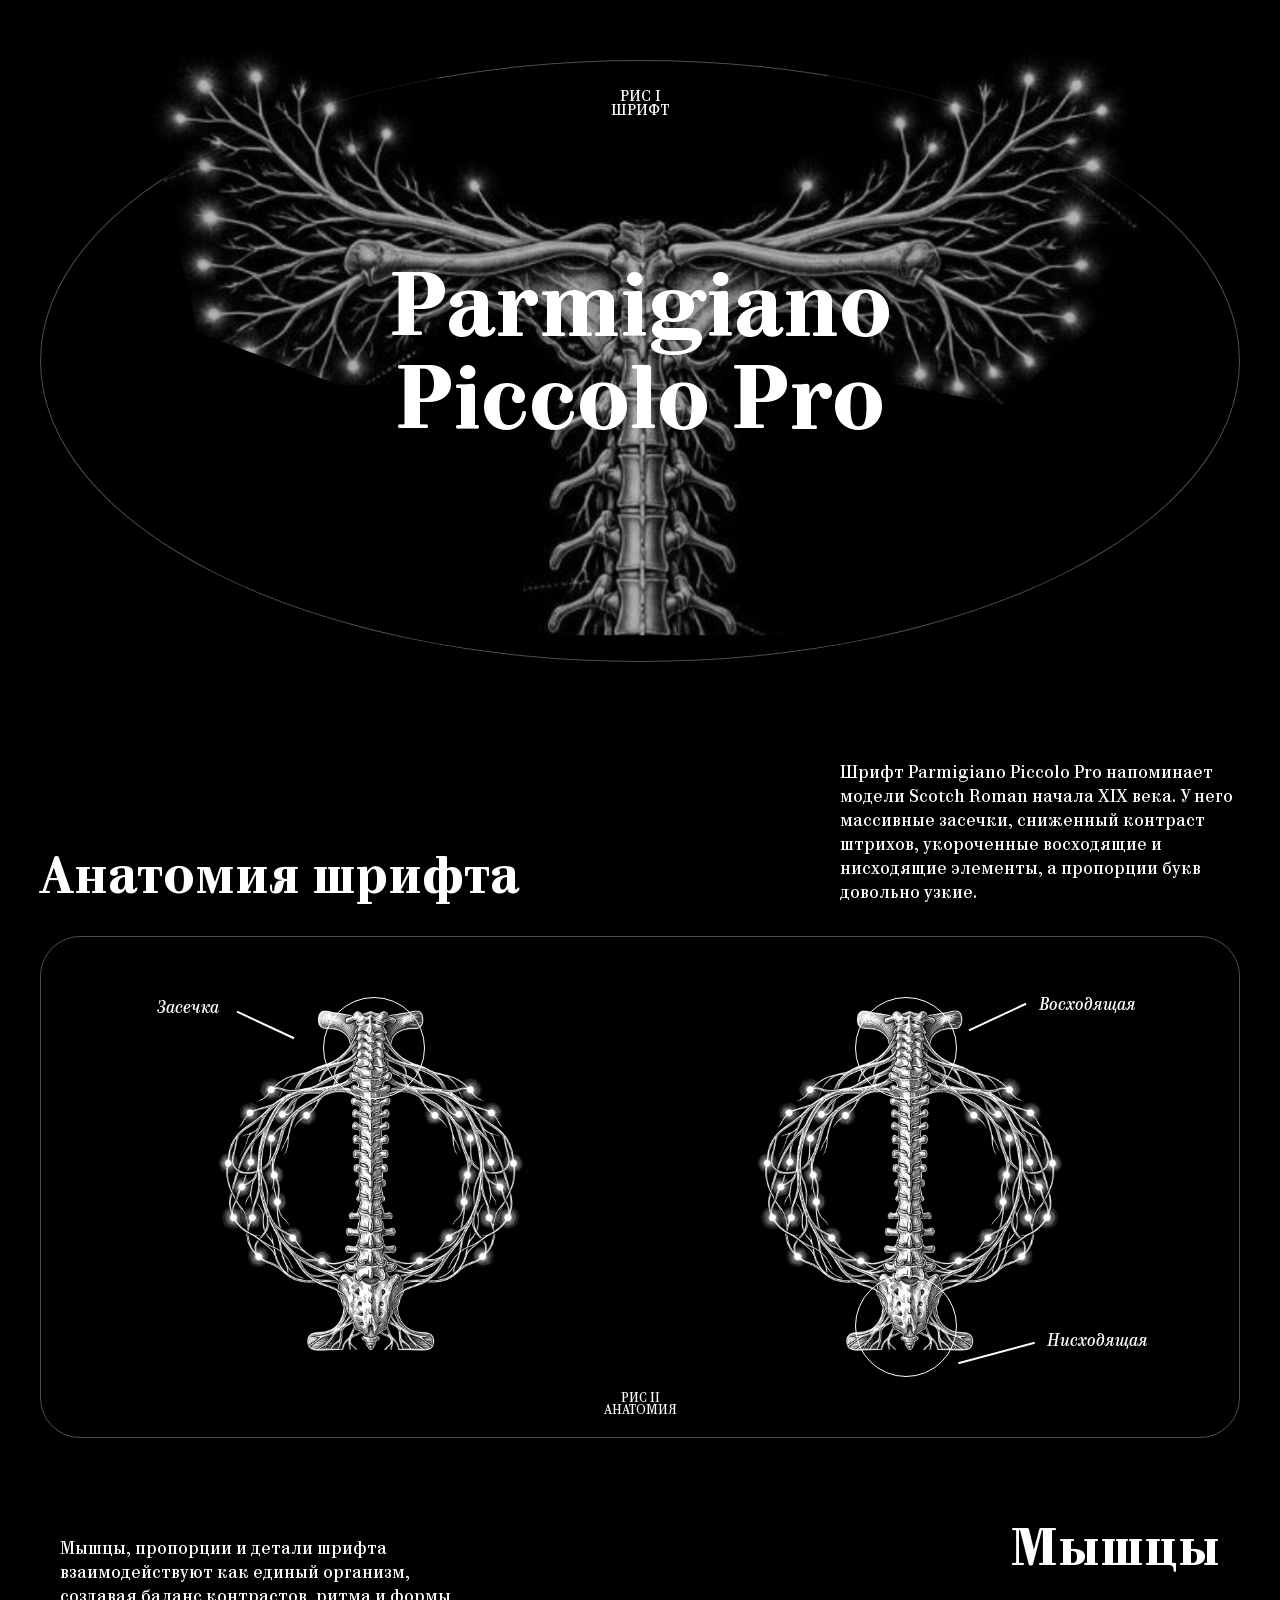
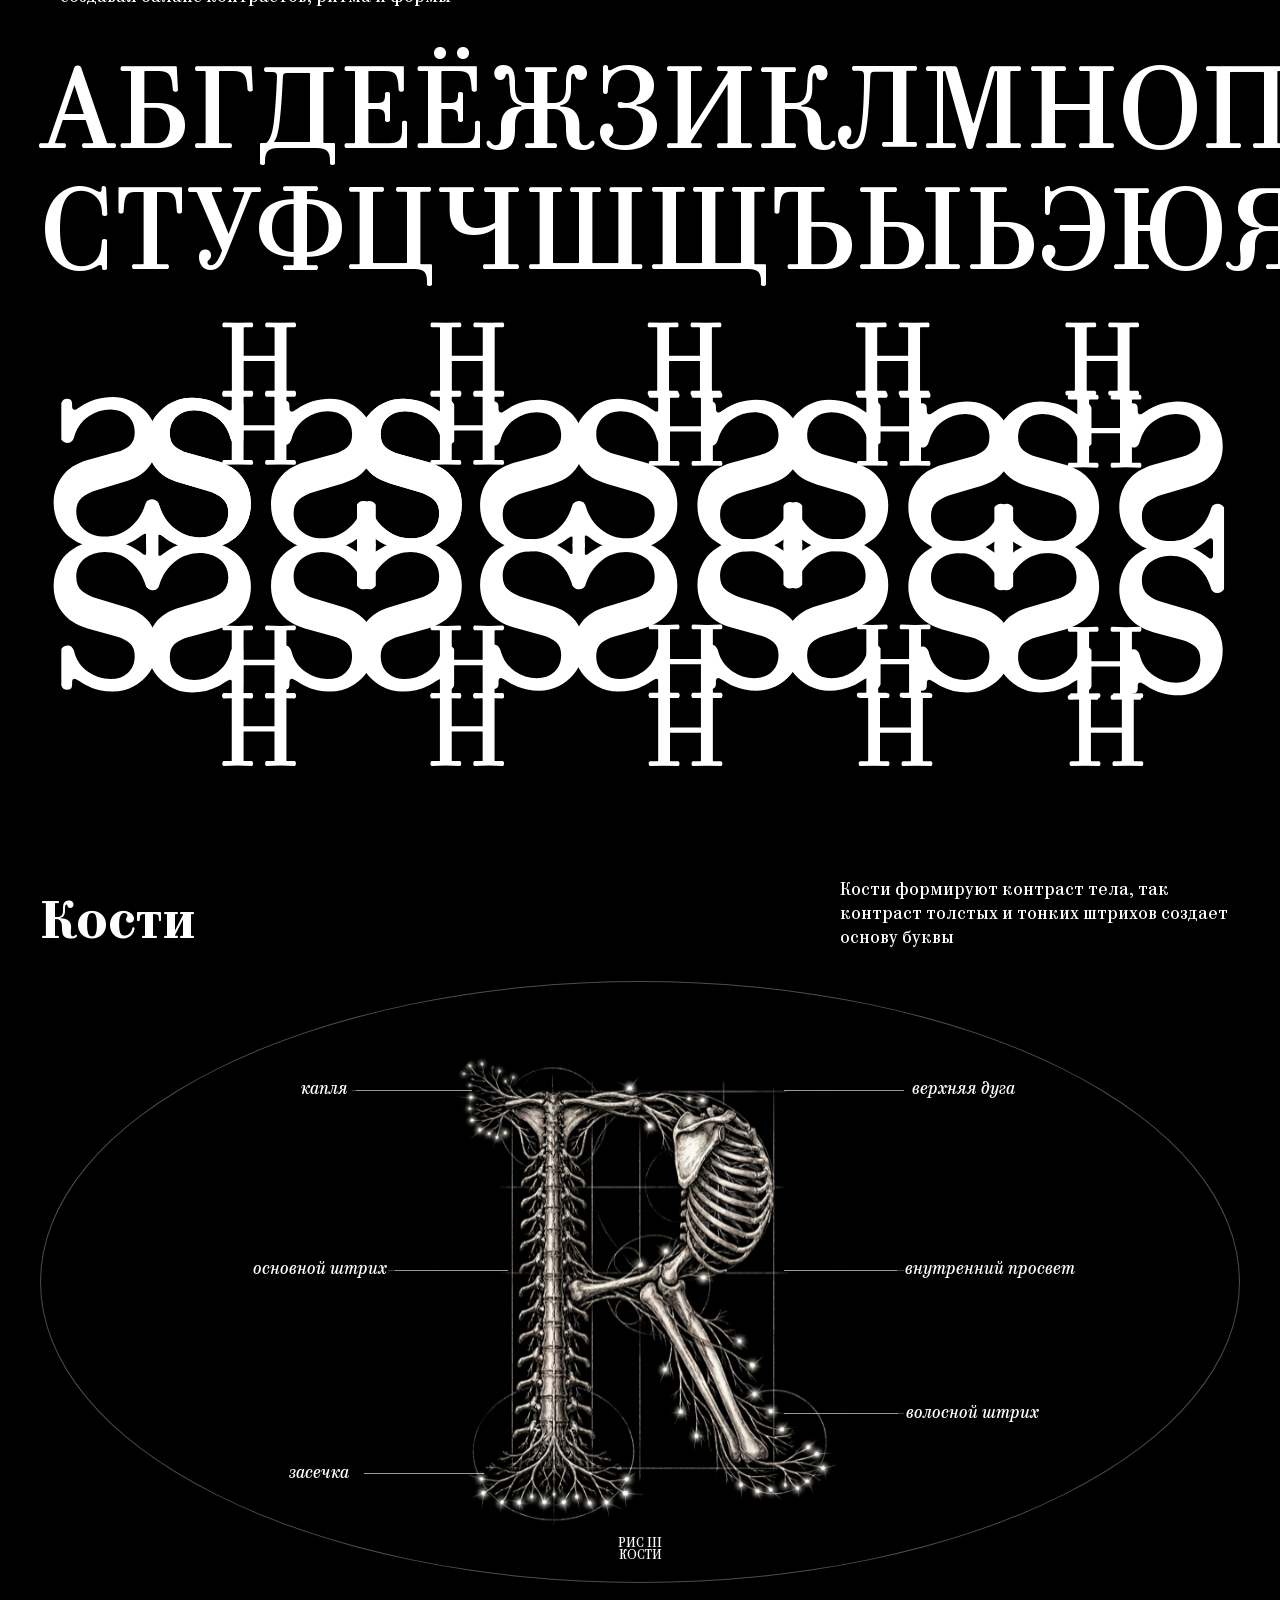
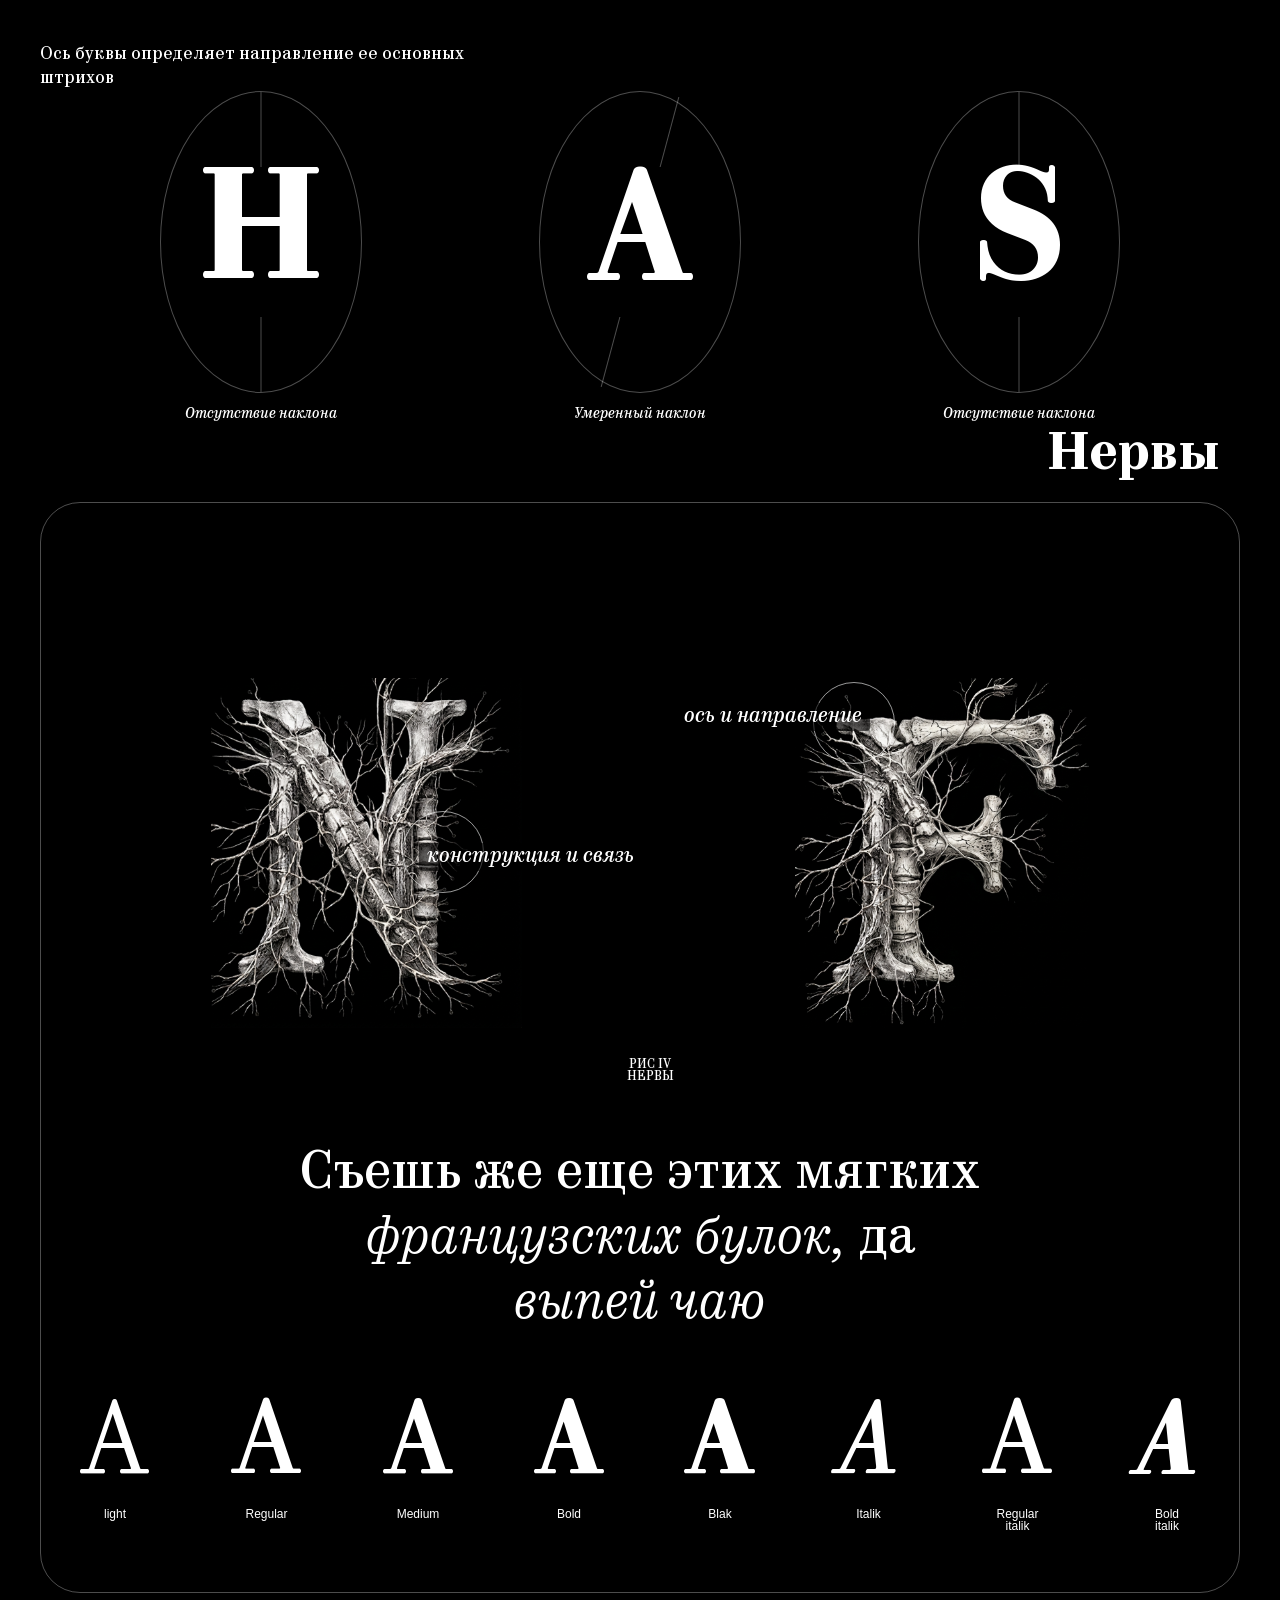
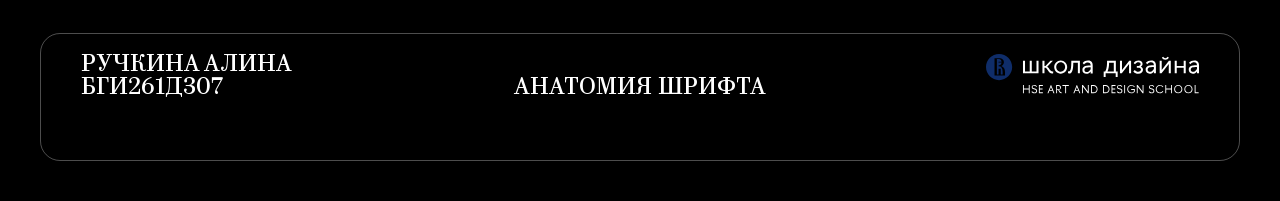
<file: index.html>
<!DOCTYPE html>
<html lang="ru">
<head>
    <meta charset="UTF-8">
    <meta name="viewport" content="width=device-width, initial-scale=1.0">
    <title>Parmigiano Piccolo Pro</title>
    <!-- ВАЖНО: Проверьте, что пути к css и картинкам правильные! -->
    <link rel="stylesheet" href="stylesheets/style.css">
</head>
<body>
    <main class="page-wrapper">
        
                  <!-- 1. ГЛАВНЫЙ ЭКРАН -->
        <section class="section-hero">
            <div class="hero-oval">
                <div class="hero-fig">РИС I<br>ШРИФТ</div>
                
                <h1 class="hero-title">Parmigiano<br>Piccolo Pro</h1>
                <img src="images/spine-bottom.svg" alt="Позвоночник" class="hero-spine">
            </div>
        </section>
        <!-- 2. АНАТОМИЯ -->
        <section class="section">
            <div class="header-row">
                <h2 class="title">Анатомия шрифта</h2>
                <p class="desc">Шрифт Parmigiano Piccolo Pro напоминает модели Scotch Roman начала XIX века. У него массивные засечки, сниженный контраст штрихов, укороченные восходящие и нисходящие элементы, а пропорции букв довольно узкие.</p>
            </div>
            
            <div class="anatomy-box">
                <!-- Левый скелет -->
                <div class="anatomy-item">
                    <div class="anatomy-circle top-left-circle"></div>
                    <div class="anatomy-line line-to-top-left"></div>
                    <span class="label l-top">Засечка</span>
                    <img src="images/anatomy-left.svg" alt="Схема" class="img-anatomy">
                </div>
                <!-- Правый скелет (ОДИН!) -->
                <div class="anatomy-item">
                    <div class="anatomy-circle top-right-circle"></div>
                    <div class="anatomy-line line-to-top-right"></div>
                    <span class="label r-top">Восходящая</span>

                    <div class="anatomy-circle bottom-right-circle"></div>
                    <div class="anatomy-line line-to-bottom-right"></div>
                    <span class="label r-bottom">Нисходящая</span>
                    
                    <img src="images/anatomy-right.svg" alt="Схема" class="img-anatomy">
                </div>

                <span class="fig">РИС II<br>АНАТОМИЯ</span>
            </div>
        </section>
        <!-- 3. МЫШЦЫ -->
        <section class="section">
            <div class="header-row reverse">
                <h2 class="title">Мышцы</h2>
                <p class="desc small">Мышцы, пропорции и детали шрифта взаимодействуют как единый организм, создавая баланс контрастов, ритма и формы</p>
            </div>
            
            <div class="alphabet-block">
                <div>АБГДЕЁЖЗИКЛМНОПР</div>
                <div>СТУФЦЧШЩЪЫЬЭЮЯ</div>
            </div>
            
            <div class="pattern-block">
                <img src="images/pattern-h.svg" alt="Паттерн" class="pattern-img">
            </div>
        </section>
            <!-- 4. КОСТИ -->
        <section class="section">
            <div class="header-row">
                <h2 class="title">Кости</h2>
                <p class="desc small max-w">Кости формируют контраст тела, так контраст толстых и тонких штрихов создает основу буквы</p>
            </div>
            
            <div class="bones-box">
                <!-- Тексты -->
                <span class="label pos-top-left">капля</span>
                <span class="label pos-top-right">верхняя дуга</span>
                <span class="label pos-mid-left">основной штрих</span>
                <span class="label pos-mid-right">внутренний просвет</span>
                <span class="label pos-bot-left">засечка</span>
                <span class="label pos-bot-right">волосной штрих</span>
                
                <!-- Картинка скелета -->
                <img src="images/bone-k.svg" alt="Буква" class="bone-img">
                
                <!-- Линии (каждая отдельно) -->
                <div class="line top-left-line"></div>
                <div class="line top-right-line"></div>
                <div class="line mid-left-line"></div>
                <div class="line mid-right-line"></div>
                <div class="line bot-left-line"></div>
                <div class="line bot-right-line"></div>

                <span class="fig">РИС III<br>КОСТИ</span>
            </div>
            
            <!-- Наклоны оставляем как было -->
            <div class="slopes">
                <p class="desc small">Ось буквы определяет направление ее основных штрихов</p>
                <div class="flex-center gap-80">
                    <div class="slope"><div class="oval"><span>H</span></div><p>Отсутствие наклона</p></div>
                    <div class="slope"><div class="oval"><span>A</span></div><p>Умеренный наклон</p></div>
                    <div class="slope"><div class="oval"><span>S</span></div><p>Отсутствие наклона</p></div>
                </div>
            
                   <!-- 5. НЕРВЫ -->
                
        <div class="header-row reverse">
            <h2 class="title">Нервы</h2>
        </div>

        <!-- ТУТ НАЧИНАЕТСЯ ОБЩАЯ РАМКА -->
        <div class="common-box">
            <section class="section">
            <div class="box nerves-box">
                <span class="label pos-n1">ось и направление</span>
                <span class="label pos-n2">конструкция и связь</span>
                <div class="flex-center gap-80 relative">
                    <div class="nerve"><img src="images/nerve-n.svg" alt="N"><div class="circle"></div></div>
                    <div class="nerve"><img src="images/nerve-r.svg" alt="R"><div class="circle right"></div></div>
                </div>
                <span class="fig">РИС IV<br>НЕРВЫ</span>
            </div>
        </section>
                <!-- 6. ТЕКСТ -->
        <section class="section text-center">
            <h3 class="quote">
                Съешь же еще этих мягких<br>
                <em>французских булок,</em> да<br>
                <em>выпей чаю</em>
            </h3>
                <div class="variations">
                <div class="var"><span style="font-weight: 300;">A</span><p>light</p></div>
                <div class="var"><span style="font-weight: 400;">A</span><p>Regular</p></div>
                <div class="var"><span style="font-weight: 500;">A</span><p>Medium</p></div>
                <div class="var"><span style="font-weight: 700;">A</span><p>Bold</p></div>
                <div class="var"><span style="font-weight: 900;">A</span><p>Blak</p></div>
                <div class="var"><span style="font-style: italic; font-weight: 400;">A</span><p>Italik</p></div>
                <div class="var"><span style="font-weight: 400;">A</span><p>Regular<br>italik</p></div>
                <div class="var"><span style="font-style: italic; font-weight: 700;">A</span><p>Bold<br>italik</p></div>
            </div>
        </section>
        </div>

        <!-- 7. ФУТЕР -->
        <footer class="footer">
            <div class="f-left"><p>Ручкина Алина<br>БГИ261Д307</p></div>
            <div class="f-center"><p>Анатомия шрифта</p></div>
            <div class="f-right"><img src="images/hse-logo.svg" alt="HSE" class="hse"></div>
        </footer>

    </main>
</body>
</html>
</file>
<file: stylesheets/style.css>
@import "reset.css";
@import "fonts.css";
@import "layout.css";
</file>
